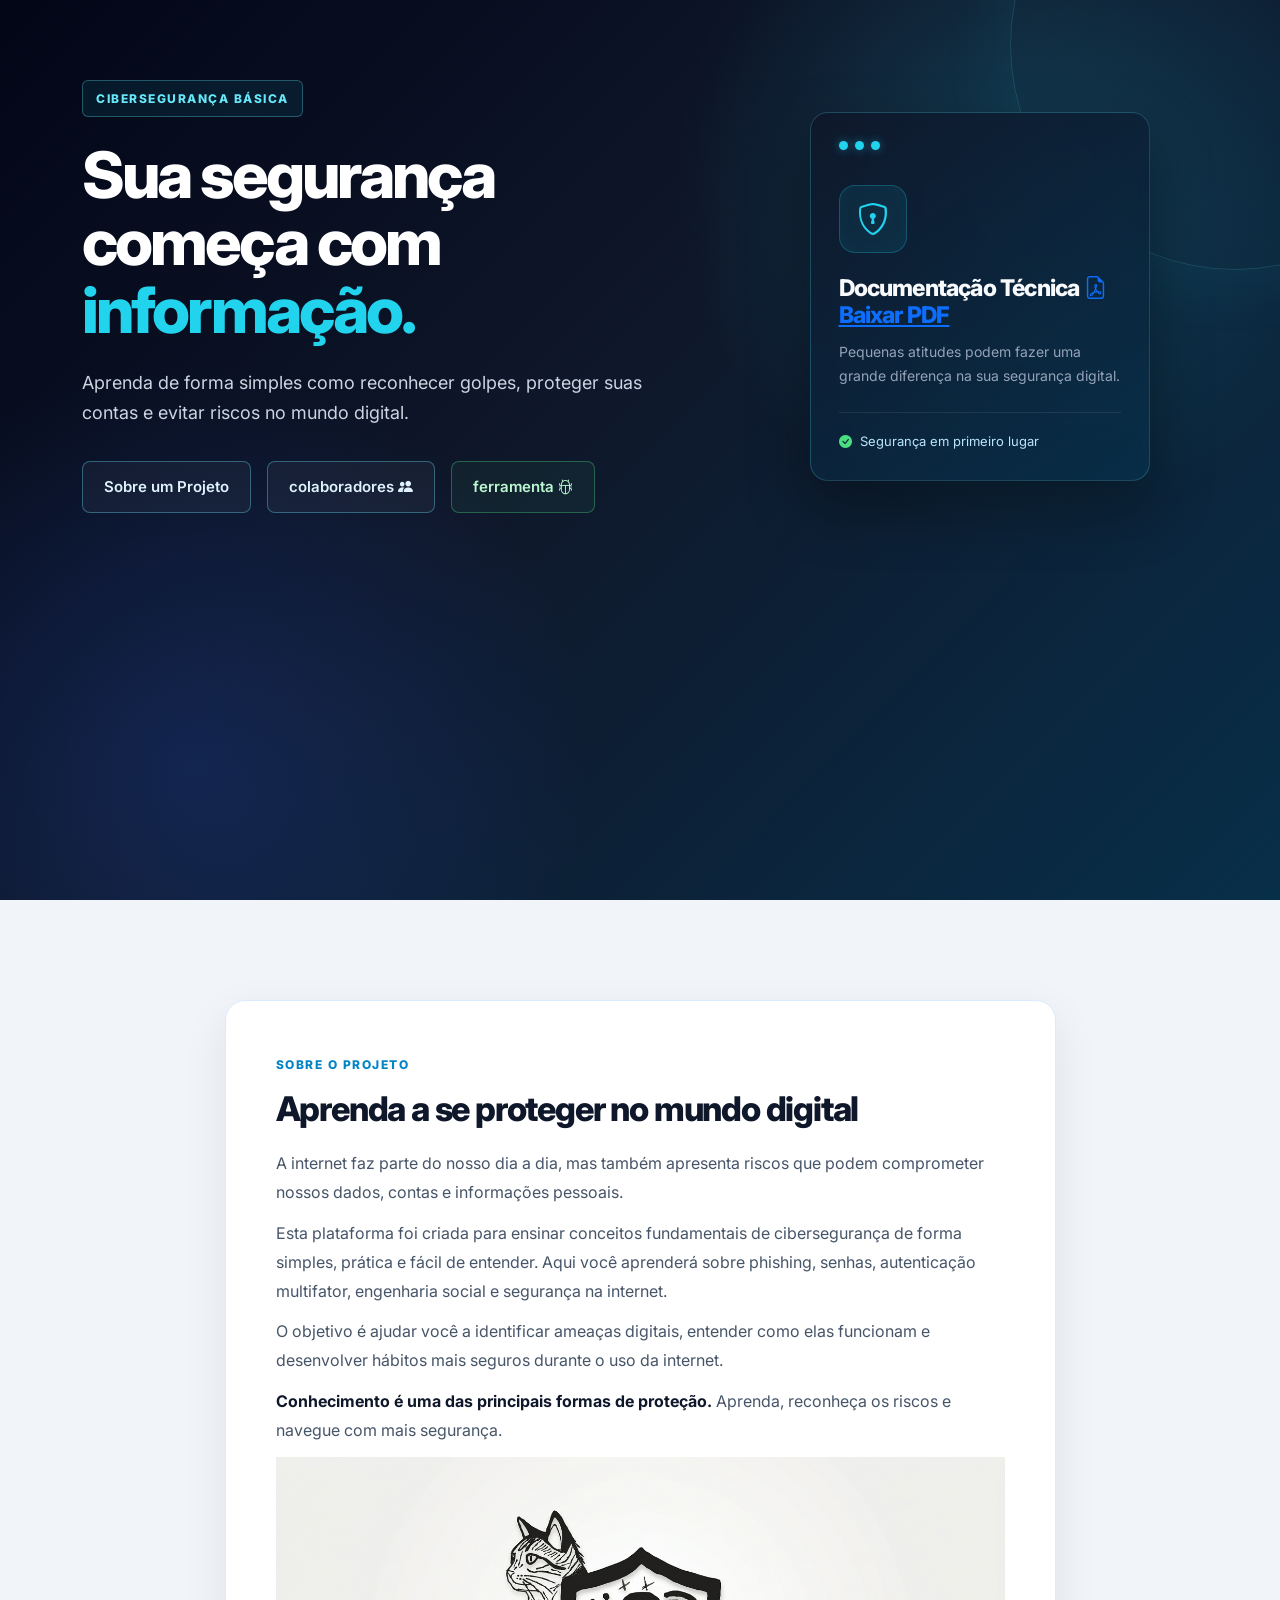
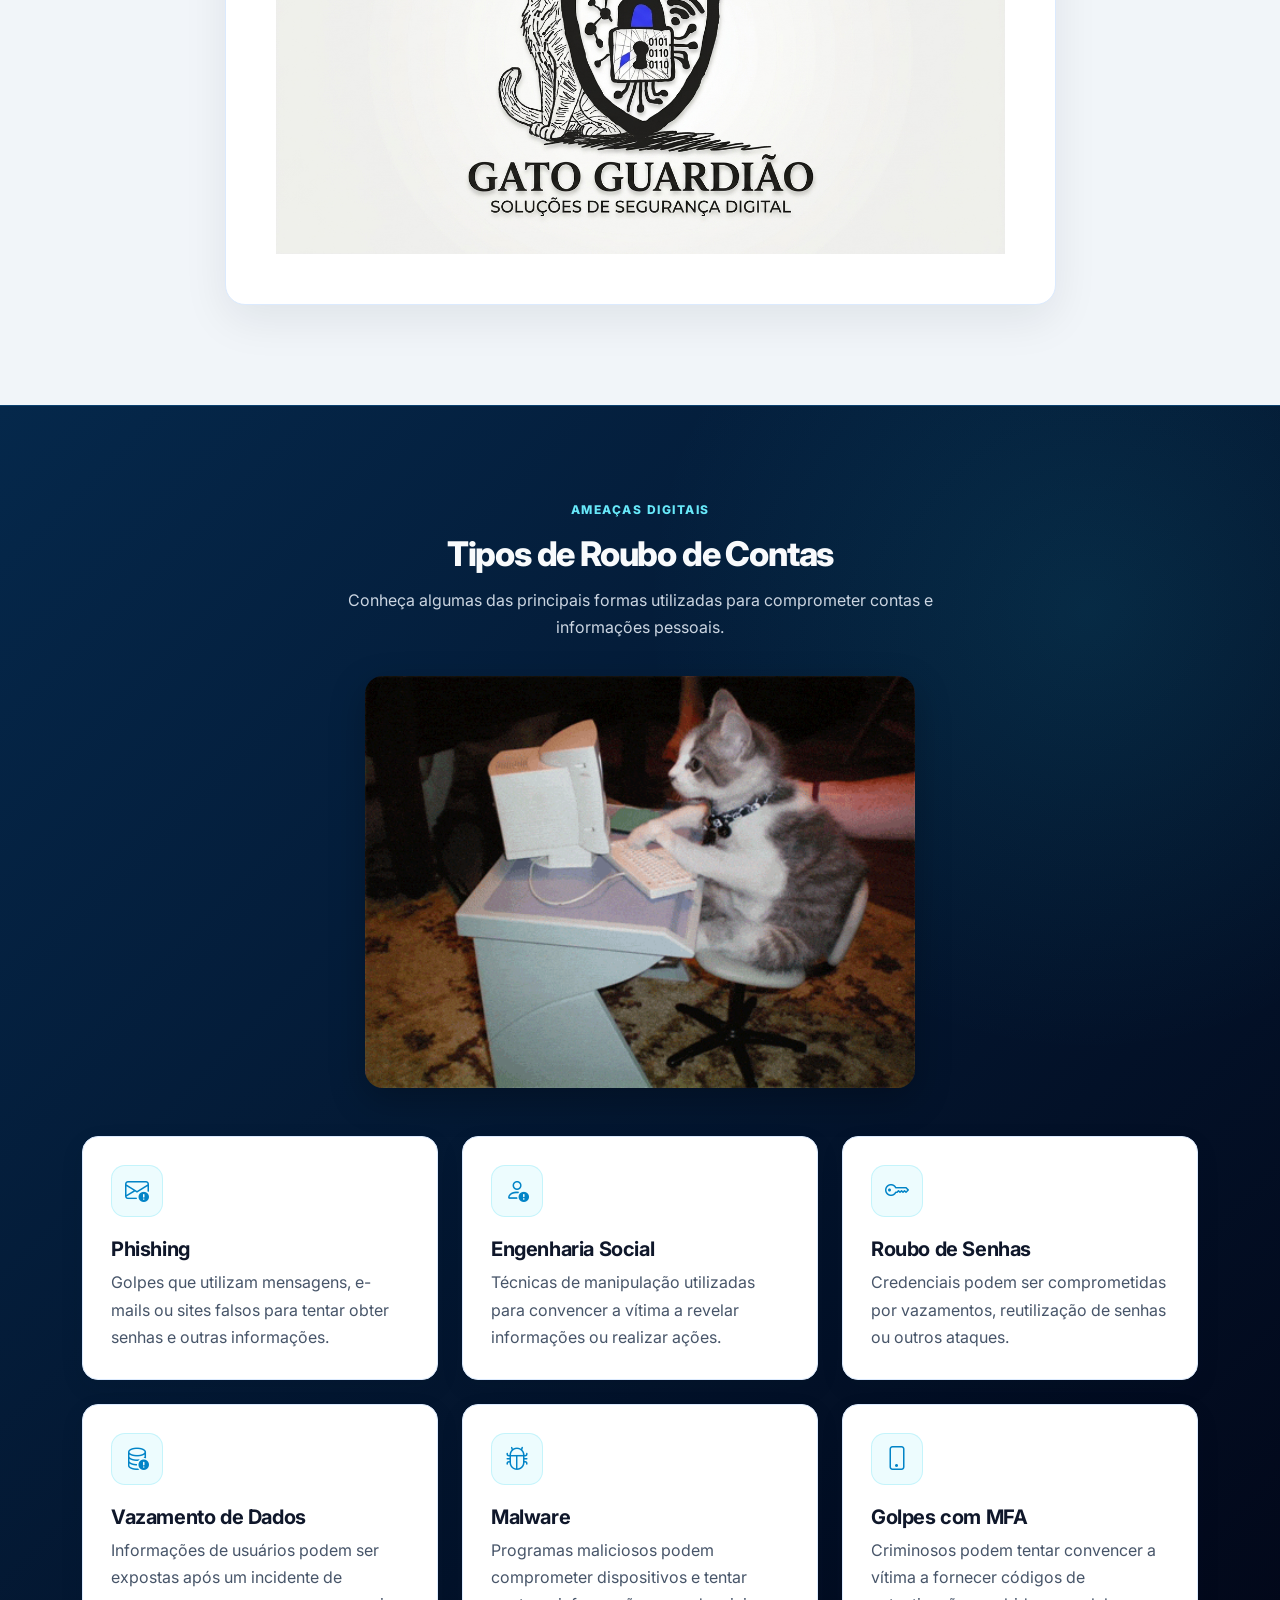
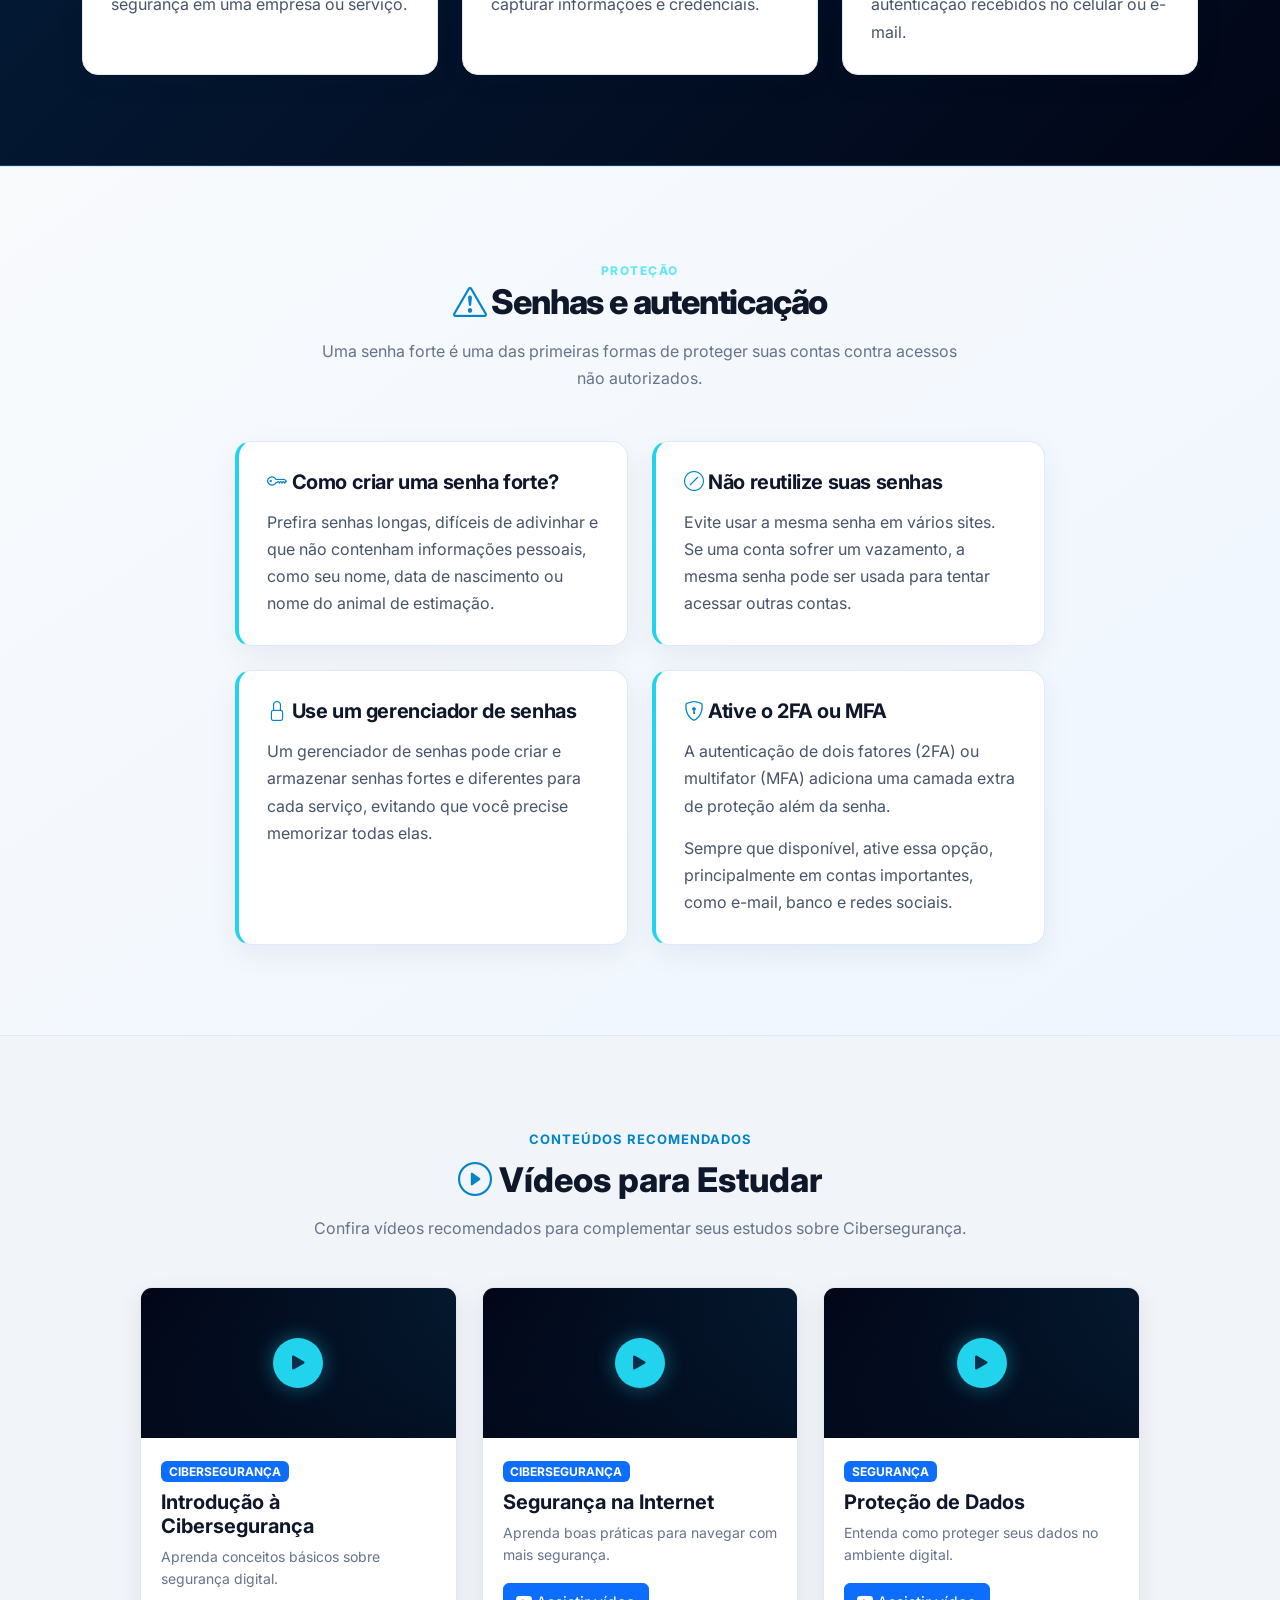
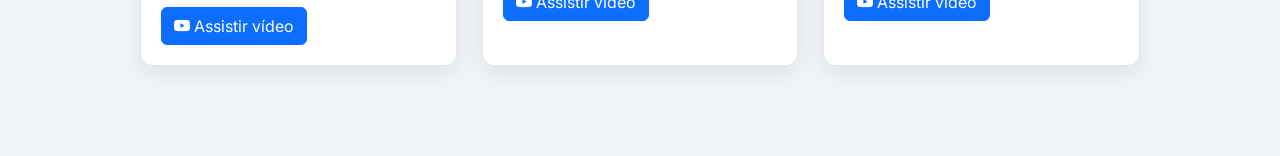
<file: index.html>
<!DOCTYPE html>
<html lang="pt-BR">

<head>
    <meta charset="UTF-8">
    <meta name="viewport" content="width=device-width, initial-scale=1.0">

    <title>CiberSegurança Básica</title>
<link rel="website icon" type="jpg" href="src/img/logo/shield-lock.svg">
    <!-- Bootstrap Icons -->
    <link rel="stylesheet" href="https://cdn.jsdelivr.net/npm/bootstrap-icons@1.13.1/font/bootstrap-icons.min.css">

    <!-- Bootstrap -->
    <link href="https://cdn.jsdelivr.net/npm/bootstrap@5.3.8/dist/css/bootstrap.min.css" rel="stylesheet"
        integrity="sha384-sRIl4kxILFvY47J16cr9ZwB07vP4J8+LH7qKQnuqkuIAvNWLzeN8tE5YBujZqJLB" crossorigin="anonymous">

    <!-- Google Fonts -->
    <link rel="preconnect" href="https://fonts.googleapis.com">
    <link rel="preconnect" href="https://fonts.gstatic.com" crossorigin>

    <link href="https://fonts.googleapis.com/css2?family=Inter:wght@400;500;600;700;800&display=swap" rel="stylesheet">

    <!-- CSS -->
    <link rel="stylesheet" href="src/css/s.css">
</head>

<body>

    <!-- HERO -->
    <section class="hero">
        <div class="container">
            <div class="row align-items-center g-5">

                <div class="col-12 col-lg-7">
                    <div class="hero-texto">

                        <span class="tag">
                            CIBERSEGURANÇA BÁSICA
                        </span>

                        <h1>
                            Sua segurança começa com
                            <span>informação.</span>
                        </h1>

                        <p>
                            Aprenda de forma simples como reconhecer golpes,
                            proteger suas contas e evitar riscos no mundo digital.
                        </p>
                        

                        <div class="hero-botoes d-flex flex-column flex-sm-row flex-wrap gap-3">

                            <a href="#sobre" class="botao-secundario">
                                Sobre um Projeto
                            </a>

                            <a href="2p.html" class="botao-secundario">
                               colaboradores
                              <i class="bi bi-people-fill"></i>
                            </a>

                            <a href="fer1.html" class="botao-ferramentas">
                             ferramenta
                                <i class="bi bi-bug"></i>
                            </a>
                     
                        </div>

                    </div>
                </div>

                <div class="col-12 col-lg-5">

                    <div class="hero-card">

                        <div class="card-topo">
                            <span class="ponto"></span>
                            <span class="ponto"></span>
                            <span class="ponto"></span>
                        </div>

                        <div class="seguranca-icone">
                            <i class="bi bi-shield-lock"></i>
                        </div>

                        <h3>
                        Documentação Técnica
                                   <a href="docs/projeto_ciberseguranca.pdf.pdf" download class="botao-doacao">
                         <i class="bi bi-file-earmark-pdf"></i>
                               Baixar PDF
                      </a>
                        </h3>

                        <p>
                            Pequenas atitudes podem fazer uma grande
                            diferença na sua segurança digital.
                        </p>

                        <div class="status">
                            <i class="bi bi-check-circle-fill"></i>
                            Segurança em primeiro lugar
                        </div>

                    </div>

                </div>

            </div>
        </div>
    </section>


    <!-- SOBRE -->
    <section id="sobre" class="sobre">

        <div class="container">

            <div class="row justify-content-center">

                <div class="col-12 col-lg-9">

                    <div class="sobre-conteudo">

                        <span class="sobre-tag">
                            SOBRE O PROJETO
                        </span>

                        <h2>
                            Aprenda a se proteger no mundo digital
                        </h2>

                        <p>
                            A internet faz parte do nosso dia a dia, mas também apresenta
                            riscos que podem comprometer nossos dados, contas e informações pessoais.
                        </p>

                        <p>
                            Esta plataforma foi criada para ensinar conceitos fundamentais de
                            cibersegurança de forma simples, prática e fácil de entender.
                            Aqui você aprenderá sobre phishing, senhas, autenticação multifator,
                            engenharia social e segurança na internet.
                        </p>

                        <p>
                            O objetivo é ajudar você a identificar ameaças digitais, entender
                            como elas funcionam e desenvolver hábitos mais seguros durante o
                            uso da internet.
                        </p>

                        <p>
                            <strong>
                                Conhecimento é uma das principais formas de proteção.
                            </strong>

                            Aprenda, reconheça os riscos e navegue com mais segurança.
                        </p>

                        <img src="src/img/logo/logoMARK.jpg" class="logo-mark img-fluid" alt="Logo da plataforma">

                    </div>

                </div>

            </div>

        </div>

    </section>


    <!-- TIPOS DE ROUBO DE CONTAS -->
    <section class="contas">

        <div class="container">

            <div class="text-center mb-5">

                <span class="section-tag">
                    AMEAÇAS DIGITAIS
                </span>

                <h2 class="section-titulo">
                    Tipos de Roubo de Contas
                </h2>

                <p class="section-descricao">
                    Conheça algumas das principais formas utilizadas para
                    comprometer contas e informações pessoais.
                </p>

                <img src="src/gif/engenharia.gif" alt="Engenharia social" class="engenharia">

            </div>


            <div class="row g-4">

                <!-- PHISHING -->
                <div class="col-12 col-md-6 col-lg-4">

                    <div class="card conta-card h-100">

                        <div class="card-body">

                            <div class="conta-icone">
                                <i class="bi bi-envelope-exclamation"></i>
                            </div>

                            <h3>
                                Phishing
                            </h3>

                            <p>
                                Golpes que utilizam mensagens, e-mails ou sites falsos
                                para tentar obter senhas e outras informações.
                            </p>

                        </div>

                    </div>

                </div>


                <!-- ENGENHARIA SOCIAL -->
                <div class="col-12 col-md-6 col-lg-4">

                    <div class="card conta-card h-100">

                        <div class="card-body">

                            <div class="conta-icone">
                                <i class="bi bi-person-exclamation"></i>
                            </div>

                            <h3>
                                Engenharia Social
                            </h3>

                            <p>
                                Técnicas de manipulação utilizadas para convencer a
                                vítima a revelar informações ou realizar ações.
                            </p>

                        </div>

                    </div>

                </div>


                <!-- SENHAS -->
                <div class="col-12 col-md-6 col-lg-4">

                    <div class="card conta-card h-100">

                        <div class="card-body">

                            <div class="conta-icone">
                                <i class="bi bi-key"></i>
                            </div>

                            <h3>
                                Roubo de Senhas
                            </h3>

                            <p>
                                Credenciais podem ser comprometidas por vazamentos,
                                reutilização de senhas ou outros ataques.
                            </p>

                        </div>

                    </div>

                </div>


                <!-- VAZAMENTO -->
                <div class="col-12 col-md-6 col-lg-4">

                    <div class="card conta-card h-100">

                        <div class="card-body">

                            <div class="conta-icone">
                                <i class="bi bi-database-exclamation"></i>
                            </div>

                            <h3>
                                Vazamento de Dados
                            </h3>

                            <p>
                                Informações de usuários podem ser expostas após um
                                incidente de segurança em uma empresa ou serviço.
                            </p>

                        </div>

                    </div>

                </div>


                <!-- MALWARE -->
                <div class="col-12 col-md-6 col-lg-4">

                    <div class="card conta-card h-100">

                        <div class="card-body">

                            <div class="conta-icone">
                                <i class="bi bi-bug"></i>
                            </div>

                            <h3>
                                Malware
                            </h3>

                            <p>
                                Programas maliciosos podem comprometer dispositivos
                                e tentar capturar informações e credenciais.
                            </p>

                        </div>

                    </div>

                </div>


                <!-- MFA -->
                <div class="col-12 col-md-6 col-lg-4">

                    <div class="card conta-card h-100">

                        <div class="card-body">

                            <div class="conta-icone">
                                <i class="bi bi-phone"></i>
                            </div>

                            <h3>
                                Golpes com MFA
                            </h3>

                            <p>
                                Criminosos podem tentar convencer a vítima a fornecer
                                códigos de autenticação recebidos no celular ou e-mail.
                            </p>

                        </div>

                    </div>

                </div>

            </div>

        </div>

    </section>


    <!-- SENHAS E AUTENTICAÇÃO -->
    <section class="c">

        <div class="container">

            <div class="row justify-content-center">

                <div class="col-12 col-lg-10">

                    <div class="text-center mb-5">

                        <span class="section-tag">
                            PROTEÇÃO
                        </span>

                        <h2>
                            <i class="bi bi-exclamation-triangle"></i>
                            Senhas e autenticação
                        </h2>

                        <p>
                            Uma senha forte é uma das primeiras formas
                            de proteger suas contas contra acessos
                            não autorizados.
                        </p>

                    </div>


                    <div class="row g-4">

                        <!-- SENHA FORTE -->
                        <div class="col-12 col-md-6">

                            <div class="item-seguranca h-100">

                                <h3>
                                    <i class="bi bi-key"></i>
                                    Como criar uma senha forte?
                                </h3>

                                <p>
                                    Prefira senhas longas, difíceis de
                                    adivinhar e que não contenham
                                    informações pessoais, como seu nome,
                                    data de nascimento ou nome do animal
                                    de estimação.
                                </p>

                            </div>

                        </div>


                        <!-- REUTILIZAÇÃO -->
                        <div class="col-12 col-md-6">

                            <div class="item-seguranca h-100">

                                <h3>
                                    <i class="bi bi-slash-circle"></i>
                                    Não reutilize suas senhas
                                </h3>

                                <p>
                                    Evite usar a mesma senha em vários
                                    sites. Se uma conta sofrer um vazamento,
                                    a mesma senha pode ser usada para tentar
                                    acessar outras contas.
                                </p>

                            </div>

                        </div>


                        <!-- GERENCIADOR -->
                        <div class="col-12 col-md-6">

                            <div class="item-seguranca h-100">

                                <h3>
                                    <i class="bi bi-lock"></i>
                                    Use um gerenciador de senhas
                                </h3>

                                <p>
                                    Um gerenciador de senhas pode criar e
                                    armazenar senhas fortes e diferentes
                                    para cada serviço, evitando que você
                                    precise memorizar todas elas.
                                </p>

                            </div>

                        </div>


                        <!-- MFA -->
                        <div class="col-12 col-md-6">

                            <div class="item-seguranca h-100">

                                <h3>
                                    <i class="bi bi-shield-lock"></i>
                                    Ative o 2FA ou MFA
                                </h3>

                                <p>
                                    A autenticação de dois fatores (2FA)
                                    ou multifator (MFA) adiciona uma camada
                                    extra de proteção além da senha.
                                </p>

                                <p>
                                    Sempre que disponível, ative essa opção,
                                    principalmente em contas importantes,
                                    como e-mail, banco e redes sociais.
                                </p>

                            </div>

                        </div>

                    </div>

                </div>

            </div>

        </div>

    </section>
   <section class="videos" id="videos">

    <div class="container">

        <div class="videos-cabecalho">
            <span class="videos-tag">CONTEÚDOS RECOMENDADOS</span>

            <h2>
                <i class="bi bi-play-circle"></i>
                Vídeos para Estudar
            </h2>

            <p>
                Confira vídeos recomendados para complementar seus estudos
                sobre Cibersegurança.
            </p>
        </div>

        <div class="videos-grid">

            <!-- Vídeo 1 -->
            <div class="card video-card">

                <div class="video-capa">
                    <span class="video-play">
                        <i class="bi bi-play-fill"></i>
                    </span>
                </div>

                <div class="card-body">
                    <span class="badge text-bg-primary mb-2">
                        CIBERSEGURANÇA
                    </span>

                    <h5 class="card-title">
                        Introdução à Cibersegurança
                    </h5>

                    <p class="card-text">
                        Aprenda conceitos básicos sobre segurança digital.
                    </p>

                    <a href="https://youtu.be/qYEcsHYTFrI"
                       target="_blank"
                       rel="noopener noreferrer"
                       class="btn btn-primary">
                        <i class="bi bi-youtube"></i>
                        Assistir vídeo
                    </a>
                </div>

            </div>


            <!-- Vídeo 2 -->
            <div class="card video-card">

                <div class="video-capa">
                    <span class="video-play">
                        <i class="bi bi-play-fill"></i>
                    </span>
                </div>

                <div class="card-body">
                    <span class="badge text-bg-primary mb-2">
                        CIBERSEGURANÇA
                    </span>

                    <h5 class="card-title">
                        Segurança na Internet
                    </h5>

                    <p class="card-text">
                        Aprenda boas práticas para navegar com mais segurança.
                    </p>

                    <a href="https://youtu.be/0GSSn3I8Qw4"
                       target="_blank"
                       rel="noopener noreferrer"
                       class="btn btn-primary">
                        <i class="bi bi-youtube"></i>
                        Assistir vídeo
                    </a>
                </div>

            </div>


            <!-- Vídeo 3 -->
            <div class="card video-card">

                <div class="video-capa">
                    <span class="video-play">
                        <i class="bi bi-play-fill"></i>
                    </span>
                </div>

                <div class="card-body">
                    <span class="badge text-bg-primary mb-2">
                        SEGURANÇA
                    </span>

                    <h5 class="card-title">
                        Proteção de Dados
                    </h5>

                    <p class="card-text">
                        Entenda como proteger seus dados no ambiente digital.
                    </p>

                    <a href="https://youtu.be/lu7Oxlszhug"
                       target="_blank"
                       rel="noopener noreferrer"
                       class="btn btn-primary">
                        <i class="bi bi-youtube"></i>
                        Assistir vídeo
                    </a>
                </div>

            </div>


     
          
    

</section>
 



    <script src="src/js/anim.js"></script>

    <script src="https://cdn.jsdelivr.net/npm/bootstrap@5.3.8/dist/js/bootstrap.bundle.min.js"
        integrity="sha384-FKyoEForCGlyvwx9Hj09JcYn3nv7wiPVlz7YYwJrWVcXK/BmnVDxM+D2scQbITxI" crossorigin="anonymous">
        </script>

</body>

</html>
</file>
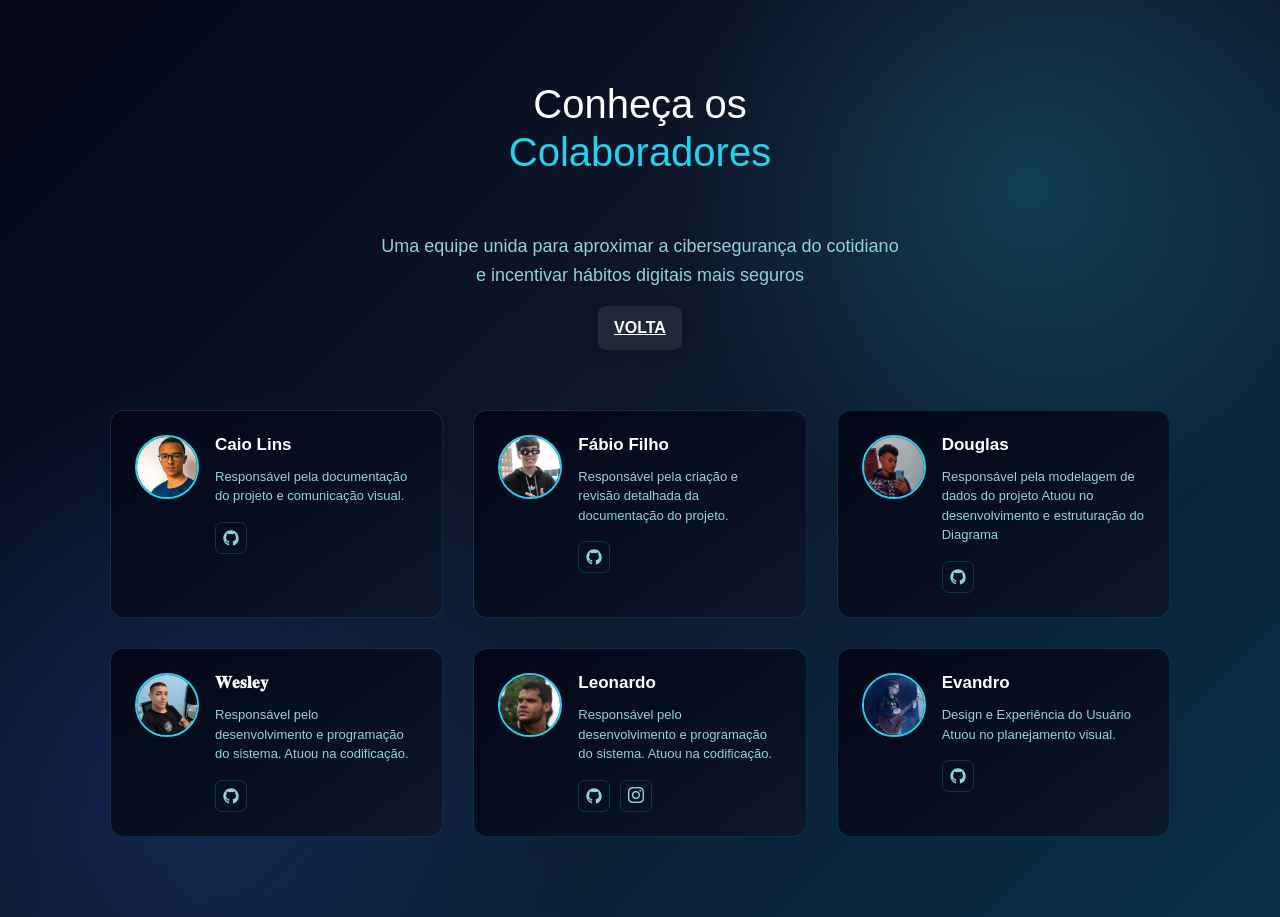
<file: 2p.html>
<!DOCTYPE html>
<html lang="en">
<head>
    <meta charset="UTF-8">
    <meta name="viewport" content="width=device-width, initial-scale=1.0">
    <link rel="stylesheet" href="src/css/styles.css">
      <link rel="website icon" type="jpg" href="src/img/logo/shield-lock.svg">
    <link rel="stylesheet" href="https://cdn.jsdelivr.net/npm/bootstrap-icons@1.13.1/font/bootstrap-icons.min.css">
    <link href="https://cdn.jsdelivr.net/npm/bootstrap@5.3.8/dist/css/bootstrap.min.css" rel="stylesheet">
    <title>Document</title>
</head>
<body>

    <section class="hero">
        <h1>Conheça os <span><br>Colaboradores</span>
       
        </h1>
        <br><br>
        <p>Uma equipe unida para aproximar a cibersegurança do cotidiano 
            <br>e incentivar hábitos digitais mais seguros</p>
              <a href="index.html" class="v ">VOLTA</a>

        <div class="perfil-container">

            <div class="colaborador-card">
                <img class="per" src="src/img/fotos/1.jpeg" alt="foto do colaborador">
                <div class="colaborador-info">
                    <h3 class="colaborador-nome">Caio Lins</h3>
                    <p class="colaborador-descricao">Responsável pela documentação do projeto e comunicação visual.</p>
                    <div class="colaborador-links">
                        <a href="https://github.com/linscaio2-gif" aria-label="GitHub">
                            <svg viewBox="0 0 24 24" fill="currentColor" width="16" height="16"><path d="M12 .5C5.73.5.5 5.73.5 12c0 5.1 3.29 9.4 7.86 10.94.57.1.78-.25.78-.55 0-.27-.01-1.16-.02-2.1-3.2.7-3.87-1.36-3.87-1.36-.53-1.34-1.28-1.7-1.28-1.7-1.05-.72.08-.7.08-.7 1.16.08 1.77 1.19 1.77 1.19 1.03 1.77 2.7 1.26 3.36.96.1-.75.4-1.26.73-1.55-2.56-.29-5.26-1.28-5.26-5.7 0-1.26.45-2.29 1.19-3.1-.12-.29-.52-1.46.11-3.05 0 0 .97-.31 3.18 1.18a11 11 0 0 1 5.79 0c2.2-1.49 3.17-1.18 3.17-1.18.64 1.59.24 2.76.12 3.05.74.81 1.18 1.84 1.18 3.1 0 4.43-2.7 5.4-5.28 5.69.42.36.78 1.08.78 2.18 0 1.57-.01 2.84-.01 3.23 0 .3.2.66.79.55A10.52 10.52 0 0 0 23.5 12C23.5 5.73 18.27.5 12 .5z"/></svg>
                        </a>
                       
                    </div>
                </div>
            </div>

            <div class="colaborador-card">
                <img class="per" src="src/img/fotos/2.jpeg" alt="foto do colaborador">
                <div class="colaborador-info">
                    <h3 class="colaborador-nome">Fábio Filho</h3>
                    <p class="colaborador-descricao">Responsável pela criação e revisão detalhada da documentação do projeto.</p>
                    <div class="colaborador-links">
                        <a href="https://github.com/fabiodasilvafilho" aria-label="GitHub">
                            <svg viewBox="0 0 24 24" fill="currentColor" width="16" height="16"><path d="M12 .5C5.73.5.5 5.73.5 12c0 5.1 3.29 9.4 7.86 10.94.57.1.78-.25.78-.55 0-.27-.01-1.16-.02-2.1-3.2.7-3.87-1.36-3.87-1.36-.53-1.34-1.28-1.7-1.28-1.7-1.05-.72.08-.7.08-.7 1.16.08 1.77 1.19 1.77 1.19 1.03 1.77 2.7 1.26 3.36.96.1-.75.4-1.26.73-1.55-2.56-.29-5.26-1.28-5.26-5.7 0-1.26.45-2.29 1.19-3.1-.12-.29-.52-1.46.11-3.05 0 0 .97-.31 3.18 1.18a11 11 0 0 1 5.79 0c2.2-1.49 3.17-1.18 3.17-1.18.64 1.59.24 2.76.12 3.05.74.81 1.18 1.84 1.18 3.1 0 4.43-2.7 5.4-5.28 5.69.42.36.78 1.08.78 2.18 0 1.57-.01 2.84-.01 3.23 0 .3.2.66.79.55A10.52 10.52 0 0 0 23.5 12C23.5 5.73 18.27.5 12 .5z"/></svg>
                        </a>
                        
                    </div>
                </div>
            </div>

            <div class="colaborador-card">
                <img class="per" src="src/img/fotos/3.png" alt="foto do colaborador">
                <div class="colaborador-info">
                    <h3 class="colaborador-nome">Douglas</h3>
                    <p class="colaborador-descricao">Responsável pela modelagem de dados do projeto Atuou no desenvolvimento e estruturação do Diagrama</p>
                    <div class="colaborador-links">
                        <a href="https://github.com/douglasnunes928-cmyk" aria-label="GitHub">
                            <svg viewBox="0 0 24 24" fill="currentColor" width="16" height="16"><path d="M12 .5C5.73.5.5 5.73.5 12c0 5.1 3.29 9.4 7.86 10.94.57.1.78-.25.78-.55 0-.27-.01-1.16-.02-2.1-3.2.7-3.87-1.36-3.87-1.36-.53-1.34-1.28-1.7-1.28-1.7-1.05-.72.08-.7.08-.7 1.16.08 1.77 1.19 1.77 1.19 1.03 1.77 2.7 1.26 3.36.96.1-.75.4-1.26.73-1.55-2.56-.29-5.26-1.28-5.26-5.7 0-1.26.45-2.29 1.19-3.1-.12-.29-.52-1.46.11-3.05 0 0 .97-.31 3.18 1.18a11 11 0 0 1 5.79 0c2.2-1.49 3.17-1.18 3.17-1.18.64 1.59.24 2.76.12 3.05.74.81 1.18 1.84 1.18 3.1 0 4.43-2.7 5.4-5.28 5.69.42.36.78 1.08.78 2.18 0 1.57-.01 2.84-.01 3.23 0 .3.2.66.79.55A10.52 10.52 0 0 0 23.5 12C23.5 5.73 18.27.5 12 .5z"/></svg>
                        </a>
                       
                    </div>
                </div>
            </div>

            <div class="colaborador-card">
                <img class="per" src="src/img/fotos/4.jpeg" alt="foto do colaborador">
                <div class="colaborador-info">
                    <h3 class="colaborador-nome">𝐖𝐞𝐬𝐥𝐞𝐲</h3>
                    <p class="colaborador-descricao">Responsável pelo desenvolvimento e programação do sistema. Atuou na codificação.</p>
                    <div class="colaborador-links">
                        <a href="https://github.com/WesleyTech77" aria-label="GitHub">
                            <svg viewBox="0 0 24 24" fill="currentColor" width="16" height="16"><path d="M12 .5C5.73.5.5 5.73.5 12c0 5.1 3.29 9.4 7.86 10.94.57.1.78-.25.78-.55 0-.27-.01-1.16-.02-2.1-3.2.7-3.87-1.36-3.87-1.36-.53-1.34-1.28-1.7-1.28-1.7-1.05-.72.08-.7.08-.7 1.16.08 1.77 1.19 1.77 1.19 1.03 1.77 2.7 1.26 3.36.96.1-.75.4-1.26.73-1.55-2.56-.29-5.26-1.28-5.26-5.7 0-1.26.45-2.29 1.19-3.1-.12-.29-.52-1.46.11-3.05 0 0 .97-.31 3.18 1.18a11 11 0 0 1 5.79 0c2.2-1.49 3.17-1.18 3.17-1.18.64 1.59.24 2.76.12 3.05.74.81 1.18 1.84 1.18 3.1 0 4.43-2.7 5.4-5.28 5.69.42.36.78 1.08.78 2.18 0 1.57-.01 2.84-.01 3.23 0 .3.2.66.79.55A10.52 10.52 0 0 0 23.5 12C23.5 5.73 18.27.5 12 .5z"/></svg>
                        </a>
                        
                    </div>
                </div>
            </div>

            <div class="colaborador-card">
                <img class="per" src="src/img/fotos/5.png" alt="foto do colaborador">
                <div class="colaborador-info">
                    <h3 class="colaborador-nome">Leonardo</h3>
                    <p class="colaborador-descricao">Responsável pelo desenvolvimento e programação do sistema. Atuou na codificação.</p>
                    <div class="colaborador-links">
                        <a href="https://github.com/DevFrances01?tab=followers" aria-label="GitHub">
                            <svg viewBox="0 0 24 24" fill="currentColor" width="16" height="16"><path d="M12 .5C5.73.5.5 5.73.5 12c0 5.1 3.29 9.4 7.86 10.94.57.1.78-.25.78-.55 0-.27-.01-1.16-.02-2.1-3.2.7-3.87-1.36-3.87-1.36-.53-1.34-1.28-1.7-1.28-1.7-1.05-.72.08-.7.08-.7 1.16.08 1.77 1.19 1.77 1.19 1.03 1.77 2.7 1.26 3.36.96.1-.75.4-1.26.73-1.55-2.56-.29-5.26-1.28-5.26-5.7 0-1.26.45-2.29 1.19-3.1-.12-.29-.52-1.46.11-3.05 0 0 .97-.31 3.18 1.18a11 11 0 0 1 5.79 0c2.2-1.49 3.17-1.18 3.17-1.18.64 1.59.24 2.76.12 3.05.74.81 1.18 1.84 1.18 3.1 0 4.43-2.7 5.4-5.28 5.69.42.36.78 1.08.78 2.18 0 1.57-.01 2.84-.01 3.23 0 .3.2.66.79.55A10.52 10.52 0 0 0 23.5 12C23.5 5.73 18.27.5 12 .5z"/></svg>
                        </a>
                        <a href="https://www.instagram.com/devfrances/" aria-label="GitHub">
                          <i class="bi bi-instagram"></i>
                        </a>
                    </div>
                </div>
            </div>

            <div class="colaborador-card">
                <img class="per" src="src/img/fotos/6.png" alt="foto do colaborador">
                <div class="colaborador-info">
                    <h3 class="colaborador-nome">Evandro</h3>
                    <p class="colaborador-descricao">Design e Experiência do Usuário Atuou no planejamento visual.</p>
                    <div class="colaborador-links">
                        <a href="#" aria-label="GitHub">
                            <svg viewBox="0 0 24 24" fill="currentColor" width="16" height="16"><path d="M12 .5C5.73.5.5 5.73.5 12c0 5.1 3.29 9.4 7.86 10.94.57.1.78-.25.78-.55 0-.27-.01-1.16-.02-2.1-3.2.7-3.87-1.36-3.87-1.36-.53-1.34-1.28-1.7-1.28-1.7-1.05-.72.08-.7.08-.7 1.16.08 1.77 1.19 1.77 1.19 1.03 1.77 2.7 1.26 3.36.96.1-.75.4-1.26.73-1.55-2.56-.29-5.26-1.28-5.26-5.7 0-1.26.45-2.29 1.19-3.1-.12-.29-.52-1.46.11-3.05 0 0 .97-.31 3.18 1.18a11 11 0 0 1 5.79 0c2.2-1.49 3.17-1.18 3.17-1.18.64 1.59.24 2.76.12 3.05.74.81 1.18 1.84 1.18 3.1 0 4.43-2.7 5.4-5.28 5.69.42.36.78 1.08.78 2.18 0 1.57-.01 2.84-.01 3.23 0 .3.2.66.79.55A10.52 10.52 0 0 0 23.5 12C23.5 5.73 18.27.5 12 .5z"/></svg>
                        </a>
                        
                    </div>
                </div>
            </div>

        </div>


    </section>
    


<script src="https://cdn.jsdelivr.net/npm/bootstrap@5.3.8/dist/js/bootstrap.bundle.min.js" integrity="sha384-FKyoEForCGlyvwx9Hj09JcYn3nv7wiPVlz7YYwJrWVcXK/BmnVDxM+D2scQbITxI" crossorigin="anonymous"></script>





    
</body>
</html>
</file>
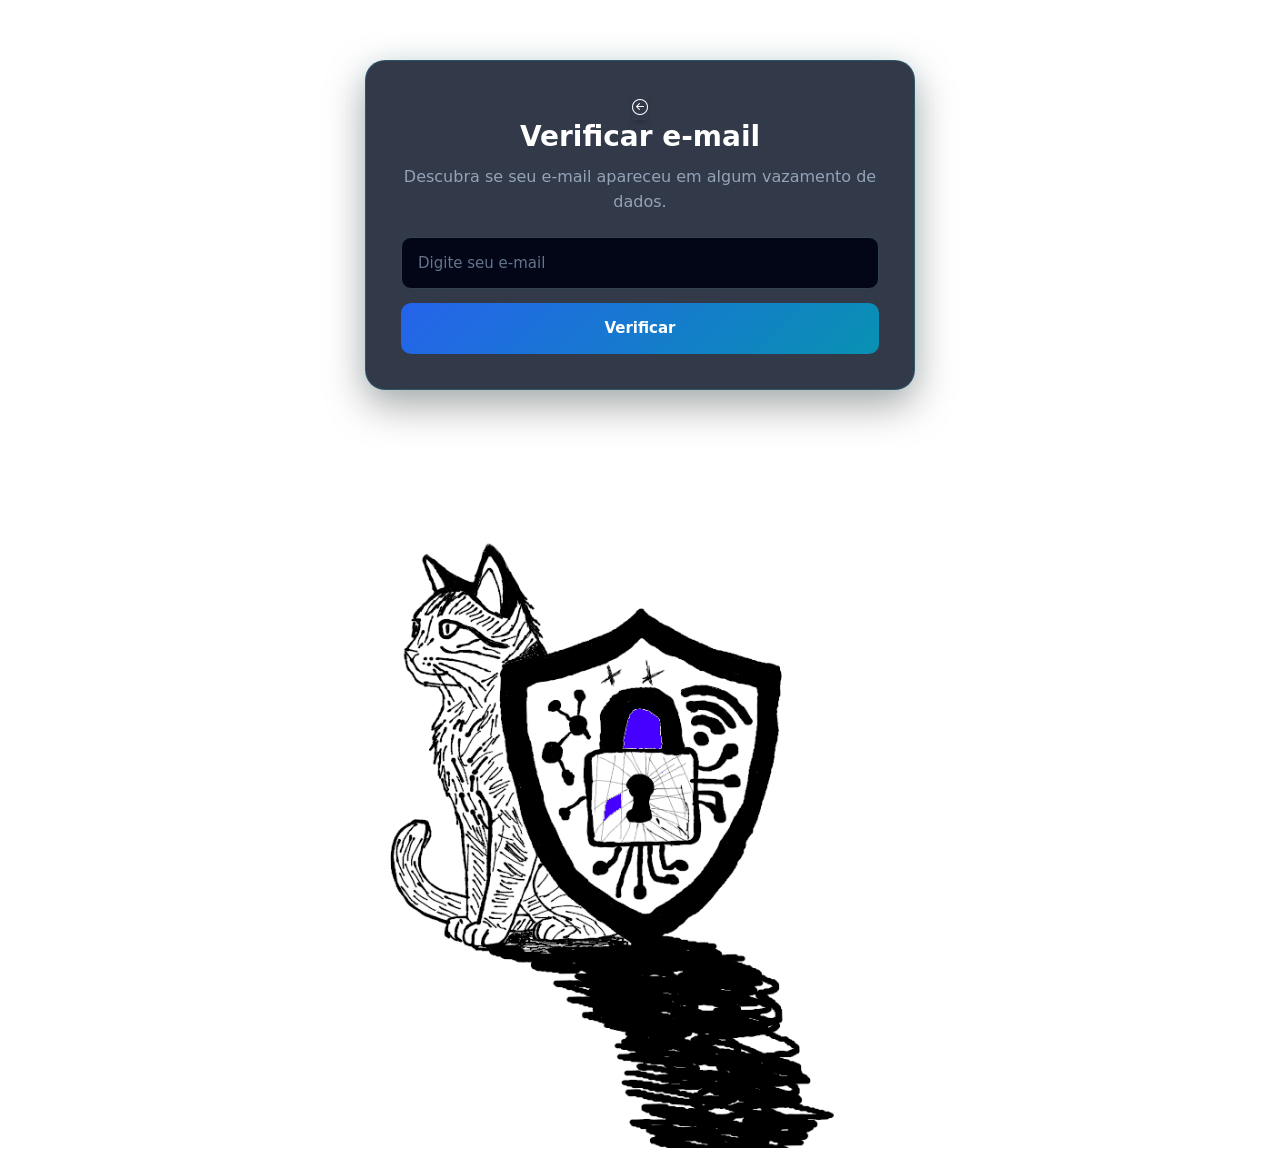
<file: fer1.html>
<!DOCTYPE html>
<html lang="en">
<head>
    <meta charset="UTF-8">
    <meta name="viewport" content="width=device-width, initial-scale=1.0">
    <title>Document</title>
    <link rel="stylesheet" href="src/css/fer1.css">
  <link rel="website icon" type="jpg" href="src/img/logo/shield-lock.svg">
    <link rel="stylesheet" href="https://cdn.jsdelivr.net/npm/bootstrap-icons@1.13.1/font/bootstrap-icons.min.css">
    <link href="https://cdn.jsdelivr.net/npm/bootstrap@5.3.8/dist/css/bootstrap.min.css" rel="stylesheet" integrity="sha384-sRIl4kxILFvY47J16cr9ZwB07vP4J8+LH7qKQnuqkuIAvNWLzeN8tE5YBujZqJLB" crossorigin="anonymous">
</head>
<body>
     
    
<div class="verificador">
     <a href="index.html" class="v "><i class="bi bi-arrow-left-circle"></i></a>

    <h2>Verificar e-mail</h2>
    <p>
        Descubra se seu e-mail apareceu em algum vazamento de dados.
    </p>

    <input
        type="email"
        id="email"
        placeholder="Digite seu e-mail"
        required
    >

    <button id="verificarBtn">
        Verificar
    </button>

    <div id="resultado"></div>
</div>  

   <figure class="figure">
  <img src="src/img/logo/logosite.png" class="figure-img img-fluid rounded" alt="...">
  <figcaption class="figure-caption"></figcaption>
</figure>
   

<script src="src/js/fer.js"></script>
<script src="https://cdn.jsdelivr.net/npm/bootstrap@5.3.8/dist/js/bootstrap.bundle.min.js" integrity="sha384-FKyoEForCGlyvwx9Hj09JcYn3nv7wiPVlz7YYwJrWVcXK/BmnVDxM+D2scQbITxI" crossorigin="anonymous"></script>
</body>
</html>
</file>
<file: src/css/s.css>
* {
    box-sizing: border-box;
}

html {
    scroll-behavior: smooth;
}

body {
    margin: 0;
    padding: 0;
    background: #f1f5f9;
    color: #172033;
    font-family: 'Inter', sans-serif;
    font-weight: 400;
    line-height: 1.6;
    overflow-x: hidden;
}

img {
    max-width: 100%;
    height: auto;
}

a {
    transition:
        color 0.25s ease,
        background 0.25s ease,
        border-color 0.25s ease,
        transform 0.25s ease,
        box-shadow 0.25s ease;
}




.hero {
    min-height: 100vh;
    position: relative;
    overflow: hidden;
    padding: 80px 0;
    color: #fff;

    background:
        radial-gradient(
            circle at 80% 20%,
            rgba(34, 211, 238, 0.18),
            transparent 28%
        ),
        radial-gradient(
            circle at 15% 85%,
            rgba(37, 99, 235, 0.20),
            transparent 30%
        ),
        linear-gradient(
            135deg,
            #020617 0%,
            #0f172a 45%,
            #082f49 100%
        );
}

.hero::before {
    content: "";
    position: absolute;
    width: 450px;
    height: 450px;
    right: -180px;
    top: -180px;
    border-radius: 50%;
    border: 1px solid rgba(103, 232, 249, 0.15);
    box-shadow: 0 0 80px rgba(34, 211, 238, 0.08);
    pointer-events: none;
}

.hero-texto {
    position: relative;
    z-index: 1;
    max-width: 680px;
}

.hero .tag,
.section-tag {
    display: inline-block;
    color: #67e8f9;
    font-size: 12px;
    font-weight: 800;
    letter-spacing: 1.5px;
}

.hero .tag {
    padding: 8px 13px;
    border-radius: 6px;
    background: rgba(34, 211, 238, 0.08);
    border: 1px solid rgba(103, 232, 249, 0.30);
}

.hero h1 {
    margin: 24px 0 0;
    font-size: clamp(42px, 5vw, 70px);
    line-height: 1.05;
    letter-spacing: -0.045em;
    font-weight: 800;
}

.hero h1 span {
    color: #22d3ee;
}

.hero-texto p {
    max-width: 600px;
    margin: 25px 0 0;
    color: #cbd5e1;
    font-size: 18px;
    line-height: 1.7;
}

.hero-botoes {
    margin-top: 32px;
}

.botao-secundario,
.botao-ferramentas {
    display: inline-block;
    padding: 13px 21px;
    border-radius: 8px;
    text-decoration: none;
    font-size: 15px;
    font-weight: 600;
}

.botao-secundario {
    border: 1px solid rgba(103, 232, 249, 0.35);
    background: rgba(255, 255, 255, 0.04);
    color: #e0f2fe;
}

.botao-secundario:hover {
    transform: translateY(-3px);
    background: #22d3ee;
    border-color: #22d3ee;
    color: #082f49;
    box-shadow: 0 8px 25px rgba(34, 211, 238, 0.25);
}

.botao-ferramentas {
    border: 1px solid rgba(74, 222, 128, 0.35);
    background: rgba(74, 222, 128, 0.06);
    color: #bbf7d0;
}

.botao-ferramentas:hover {
    transform: translateY(-3px);
    background: #22c55e;
    border-color: #22c55e;
    color: #052e16;
    box-shadow: 0 8px 25px rgba(34, 197, 94, 0.25);
}

.botao-secundario:focus-visible,
.botao-ferramentas:focus-visible {
    outline: 3px solid rgba(103, 232, 249, 0.45);
    outline-offset: 3px;
}


/* =========================
   HERO CARD
========================= */

.hero-card {
    width: 100%;
    max-width: 340px;
    margin: 0 auto;
    padding: 28px;
    border-radius: 18px;

    background:
        linear-gradient(
            145deg,
            rgba(15, 23, 42, 0.92),
            rgba(8, 47, 73, 0.85)
        );

    border: 1px solid rgba(103, 232, 249, 0.20);

    box-shadow:
        0 25px 60px rgba(0, 0, 0, 0.35);

    backdrop-filter: blur(12px);
    -webkit-backdrop-filter: blur(12px);
}

.card-topo {
    display: flex;
    gap: 7px;
    margin-bottom: 35px;
}

.ponto {
    width: 9px;
    height: 9px;
    border-radius: 50%;
    background: #22d3ee;
    box-shadow: 0 0 10px rgba(34, 211, 238, 0.45);
}

.seguranca-icone {
    width: 68px;
    height: 68px;
    display: flex;
    align-items: center;
    justify-content: center;

    border-radius: 16px;
    background: rgba(34, 211, 238, 0.08);
    border: 1px solid rgba(34, 211, 238, 0.25);

    color: #22d3ee;
    font-size: 32px;

    box-shadow:
        inset 0 0 20px rgba(34, 211, 238, 0.04);
}

.hero-card h3 {
    margin: 22px 0 0;
    color: #f8fafc;
    font-size: 23px;
    font-weight: 800;
    letter-spacing: -0.035em;
}

.hero-card p {
    margin: 10px 0 0;
    color: #94a3b8;
    font-size: 14px;
    line-height: 1.7;
}

.status {
    display: flex;
    align-items: center;
    gap: 8px;
    margin-top: 25px;
    padding-top: 18px;

    border-top: 1px solid rgba(148, 163, 184, 0.15);

    color: #bae6fd;
    font-size: 13px;
}

.status i {
    color: #4ade80;
}


/* =========================
   ÂNCORAS
========================= */

#sobre,
#doacao,
#ferramentas {
    scroll-margin-top: 30px;
}


/* =========================
   SOBRE
========================= */

.sobre {
    padding: 100px 0;
    background: #f1f5f9;
}

.sobre-conteudo {
    padding: 50px;
    border-radius: 20px;

    background: #fff;
    border: 1px solid #dbeafe;

    box-shadow:
        0 15px 45px rgba(15, 23, 42, 0.08);
}

.sobre-conteudo:hover {
    box-shadow:
        0 20px 55px rgba(15, 23, 42, 0.10);
}

.sobre-tag {
    color: #0284c7;
    font-size: 12px;
    font-weight: 800;
    letter-spacing: 1.5px;
}

.sobre h2 {
    margin: 12px 0 20px;
    color: #0f172a;
    font-size: 34px;
    line-height: 1.2;
    font-weight: 800;
    letter-spacing: -0.035em;
}

.sobre p {
    margin: 12px 0;
    color: #475569;
    line-height: 1.8;
}

.sobre p strong {
    color: #0f172a;
}


/* =========================
   ROUBO DE CONTAS
========================= */

.contas {
    padding: 90px 0;

    background:
        radial-gradient(
            circle at 85% 15%,
            rgba(34, 211, 238, 0.10),
            transparent 28%
        ),
        linear-gradient(
            135deg,
            #05284b,
            #020617
        );

    border-top: 1px solid #0b416f;
    border-bottom: 1px solid #0b416f;

    color: white;
}

.section-titulo {
    margin: 12px 0;
    color: #0f172a;
    font-size: 34px;
    font-weight: 800;
    letter-spacing: -0.035em;
}

/* Título dentro da área escura */
.contas .section-titulo {
    color: #f8fafc;
}

.section-descricao {
    max-width: 650px;
    margin: 0 auto;
    color: #64748b;
    line-height: 1.7;
}

.contas .section-descricao {
    color: #cbd5e1;
}

.engenharia {
    width: 100%;
    max-width: 550px;
    height: auto;
    margin: 35px auto 0;
    display: block;

    border-radius: 18px;

    box-shadow:
        0 12px 35px rgba(0, 0, 0, 0.25);
}

.conta-card {
    height: 100%;

    border: 1px solid #dbeafe;
    border-radius: 16px;

    background: #fff;

    box-shadow:
        0 8px 25px rgba(15, 23, 42, 0.08);

    transition:
        transform 0.25s ease,
        box-shadow 0.25s ease,
        border-color 0.25s ease;
}

.conta-card:hover {
    transform: translateY(-5px);

    border-color: #67e8f9;

    box-shadow:
        0 18px 40px rgba(0, 0, 0, 0.18);
}

.conta-card .card-body {
    padding: 28px;
}

.conta-icone {
    width: 52px;
    height: 52px;

    display: flex;
    align-items: center;
    justify-content: center;

    border-radius: 14px;

    background: rgba(34, 211, 238, 0.08);
    border: 1px solid rgba(34, 211, 238, 0.20);

    color: #0284c7;
    font-size: 24px;

    transition:
        background 0.25s ease,
        color 0.25s ease,
        transform 0.25s ease;
}

.conta-card:hover .conta-icone {
    background: rgba(34, 211, 238, 0.14);
    color: #0369a1;
    transform: scale(1.05);
}

.conta-card h3 {
    margin-top: 20px;
    color: #0f172a;
    font-size: 20px;
    font-weight: 700;
    letter-spacing: -0.02em;
}

.conta-card p {
    margin: 0;
    color: #475569;
    line-height: 1.7;
}



.c {
    padding: 90px 0;

    background:
        linear-gradient(
            145deg,
            #f8fafc,
            #eff6ff
        );

    border-top: 1px solid #dbeafe;
    border-bottom: 1px solid #dbeafe;
}

.c > .container {
    max-width: 1000px;
}

.c h2 {
    color: #0f172a;
    font-size: 34px;
    font-weight: 800;
    letter-spacing: -0.035em;
}

.c h2 i {
    color: #0284c7;
}

.c .text-center > p {
    max-width: 650px;
    margin: 15px auto 0;
    color: #64748b;
    line-height: 1.7;
}

.item-seguranca {
    height: 100%;
    padding: 28px;

    border-radius: 16px;

    background: #fff;
    border: 1px solid #dbeafe;
    border-left: 4px solid #22d3ee;

    box-shadow:
        0 10px 30px rgba(15, 23, 42, 0.06);

    transition:
        transform 0.25s ease,
        box-shadow 0.25s ease,
        border-color 0.25s ease;
}

.item-seguranca:hover {
    transform: translateY(-5px);

    border-left-color: #22c55e;

    box-shadow:
        0 15px 35px rgba(15, 23, 42, 0.10);
}

.item-seguranca h3 {
    margin-bottom: 15px;
    color: #0f172a;
    font-size: 20px;
    font-weight: 700;
    letter-spacing: -0.02em;
}

.item-seguranca h3 i {
    color: #0284c7;
}

.item-seguranca p {
    margin-bottom: 0;
    color: #475569;
    line-height: 1.7;
}

.item-seguranca p + p {
    margin-top: 15px;
}


.videos {
    padding: 90px 0;
    background: #f1f5f9;
}

.videos-cabecalho {
    max-width: 750px;
    margin: 0 auto 45px;
    text-align: center;
}

.videos-tag {
    display: inline-block;
    margin-bottom: 10px;

    color: #0284c7;
    font-size: 13px;
    font-weight: 700;
    letter-spacing: 1px;
}

.videos-cabecalho h2 {
    margin-bottom: 15px;

    color: #0f172a;
    font-size: 34px;
    font-weight: 800;
}

.videos-cabecalho h2 i {
    color: #0284c7;
}

.videos-cabecalho p {
    color: #64748b;
}


/* GRID */

.videos-grid {
    max-width: 1000px;
    margin: 0 auto;

    display: grid;
    grid-template-columns: repeat(3, 1fr);
    gap: 25px;

    justify-content: center;
}


/* CARD */

.video-card {
    overflow: hidden;

    border: 1px solid #e2e8f0;
    border-radius: 12px;

    background: #ffffff;

    box-shadow: 0 8px 25px rgba(15, 23, 42, 0.08);

    transition: 0.3s ease;
}

.video-card:hover {
    transform: translateY(-5px);

    box-shadow:
        0 15px 35px rgba(15, 23, 42, 0.14);
}


/* CAPA */

.video-capa {
    height: 150px;

    display: flex;
    align-items: center;
    justify-content: center;

    background:
        linear-gradient(
            rgba(2, 6, 23, 0.35),
            rgba(2, 6, 23, 0.75)
        ),
        linear-gradient(
            135deg,
            #020617,
            #082f49
        );
}


/* PLAY */

.video-play {
    width: 50px;
    height: 50px;

    display: flex;
    align-items: center;
    justify-content: center;

    border-radius: 50%;

    background: #22d3ee;
    color: #082f49;

    font-size: 25px;

    box-shadow: 0 0 20px rgba(34, 211, 238, 0.4);

    transition: 0.3s ease;
}

.video-card:hover .video-play {
    transform: scale(1.1);
}


/* CONTEÚDO */

.video-card .card-body {
    padding: 20px;
}

.video-card .card-title {
    color: #0f172a;
    font-weight: 700;
}

.video-card .card-text {
    color: #64748b;
    font-size: 14px;
    line-height: 1.6;
}


/* RESPONSIVO */

@media (max-width: 900px) {

    .videos-grid {
        grid-template-columns: repeat(2, 1fr);
    }

}

@media (max-width: 600px) {

    .videos {
        padding: 70px 0;
    }

    .videos-cabecalho h2 {
        font-size: 28px;
    }

    .videos-grid {
        grid-template-columns: 1fr;
    }

}
</file>
<file: src/css/styles.css>
* {
    padding: 0;
    margin: 0;
    box-sizing: border-box;
    font-family: Verdana, Geneva, Tahoma, sans-serif;
}



.hero {
    min-height: 100vh;
    position: relative;
    overflow: hidden;
    padding: 80px 20px;
    color: white;

    display: flex;
    flex-direction: column;
    align-items: center;
    justify-content: center;

    background:
        radial-gradient(
            circle at 80% 20%,
            rgba(34, 211, 238, 0.18),
            transparent 28%
        ),
        radial-gradient(
            circle at 15% 85%,
            rgba(37, 99, 235, 0.20),
            transparent 30%
        ),
        linear-gradient(
            135deg,
            #020617 0%,
            #0f172a 45%,
            #082f49 100%
        );
}




h1 {
    font-size: clamp(2.2rem, 6vw, 60px);
    text-align: center;
    margin-bottom: 20px;

    animation: aparecer 0.8s ease forwards;
}

span {
    color: #22d3ee;
}




p {
    font-size: 18px;
    text-align: center;
    color: rgb(142, 210, 212);
    line-height: 1.6;
}



.perfil-container {
    width: 100%;
    max-width: 1100px;

    display: grid;
    grid-template-columns: repeat(3, minmax(280px, 1fr));

    gap: 30px;

    margin: 60px auto 0;
    padding: 0 20px;
}




.per {
    width: 64px;
    height: 64px;

    border-radius: 50%;

    object-fit: cover;
    flex-shrink: 0;

    border: 2px solid #22d3ee;

    transition:
        transform 0.3s ease,
        box-shadow 0.3s ease;
}




.colaborador-card {
    position: relative;

    display: flex;
    align-items: flex-start;

    gap: 16px;

    text-align: left;

    background:
        linear-gradient(
            145deg,
            rgba(2, 6, 23, 0.98),
            rgba(15, 23, 42, 0.95)
        );

    border: 1px solid rgba(12, 114, 128, 0.35);

    border-radius: 14px;

    padding: 24px;

    overflow: hidden;

    transition:
        transform 0.3s ease,
        border-color 0.3s ease,
        box-shadow 0.3s ease;
}




.colaborador-card::before {
    content: "";

    position: absolute;

    top: 0;
    left: -100%;

    width: 100%;
    height: 2px;

    background: linear-gradient(
        90deg,
        transparent,
        #22d3ee,
        transparent
    );

    transition: left 0.5s ease;
}




.colaborador-card:hover {
    transform: translateY(-8px);

    border-color: rgba(34, 211, 238, 0.7);

    box-shadow:
        0 15px 35px rgba(0, 0, 0, 0.35),
        0 0 25px rgba(34, 211, 238, 0.08);
}

.colaborador-card:hover::before {
    left: 100%;
}

.colaborador-card:hover .per {
    transform: scale(1.08);

    box-shadow:
        0 0 0 4px rgba(34, 211, 238, 0.08),
        0 0 20px rgba(34, 211, 238, 0.25);
}


.colaborador-info {
    display: flex;
    flex-direction: column;

    gap: 4px;

    min-width: 0;
}


.colaborador-nome {
    font-size: 17px;

    color: white;

    font-weight: bold;

    margin-bottom: 8px;

    transition: color 0.2s ease;
}


.colaborador-card:hover .colaborador-nome {
    color: #22d3ee;
}


.colaborador-descricao {
    font-size: 13px;

    text-align: left;

    color: rgb(142, 210, 212);

    line-height: 1.5;

    margin-bottom: 12px;
}




.colaborador-links {
    display: flex;
    gap: 10px;
}


.colaborador-links a {
    display: flex;

    align-items: center;
    justify-content: center;

    width: 32px;
    height: 32px;

    border-radius: 7px;

    border: 1px solid rgba(12, 114, 128, 0.45);

    color: rgb(142, 210, 212);

    text-decoration: none;

    transition:
        transform 0.2s ease,
        border-color 0.2s ease,
        color 0.2s ease,
        background 0.2s ease;
}


.colaborador-links a:hover {
    transform: translateY(-3px);

    border-color: #22d3ee;

    color: #22d3ee;

    background: rgba(34, 211, 238, 0.08);
}




.colaborador-card {
    animation: aparecerCard 0.6s ease both;
}


/* efeito em sequência */

.colaborador-card:nth-child(1) {
    animation-delay: 0.1s;
}

.colaborador-card:nth-child(2) {
    animation-delay: 0.2s;
}

.colaborador-card:nth-child(3) {
    animation-delay: 0.3s;
}

.colaborador-card:nth-child(4) {
    animation-delay: 0.4s;
}

.colaborador-card:nth-child(5) {
    animation-delay: 0.5s;
}

.colaborador-card:nth-child(6) {
    animation-delay: 0.6s;
}



@keyframes aparecer {
    from {
        opacity: 0;
        transform: translateY(20px);
    }

    to {
        opacity: 1;
        transform: translateY(0);
    }
}


@keyframes aparecerCard {
    from {
        opacity: 0;
        transform: translateY(25px);
    }

    to {
        opacity: 1;
        transform: translateY(0);
    }
}




@media (max-width: 992px) {

    .perfil-container {
        grid-template-columns: repeat(2, minmax(260px, 1fr));
    }

}




@media (max-width: 600px) {

    .hero {
        padding: 60px 15px;
    }

    h1 {
        font-size: 2.2rem;
    }

    p {
        font-size: 16px;
    }

    .perfil-container {
        grid-template-columns: 1fr;

        gap: 20px;

        margin-top: 40px;

        padding: 0 15px;
    }

    .colaborador-card {
        padding: 20px;
    }

    .per {
        width: 58px;
        height: 58px;
    }

}






.v {
    color: #fff;
    background: #1f2937;
    padding: 10px 16px;
    border-radius: 8px;
    font-weight: 600;
    display: inline-block;
    box-shadow: 0 4px 10px rgba(0, 0, 0, 0.15);
}
</file>
<file: src/css/fer1.css>
* {
    margin: 0;
    padding: 0;
    box-sizing: border-box;
}



.verificador {
    width: 90%;
    max-width: 550px;
    margin: 60px auto;
    padding: 35px;

    background: rgba(15, 23, 42, 0.85);
    border: 1px solid rgba(34, 211, 238, 0.20);
    border-radius: 20px;

    box-shadow:
        0 15px 40px rgba(0, 0, 0, 0.35),
        0 0 30px rgba(34, 211, 238, 0.08);

    text-align: center;
    backdrop-filter: blur(10px);
}

/* Título */

.verificador h2 {
    margin-bottom: 10px;
    color: #ffffff;
    font-size: 28px;
    font-weight: 700;
}

/* Texto */

.verificador p {
    margin-bottom: 22px;
    color: #94a3b8;
    line-height: 1.6;
}

/* Campo de e-mail */

.verificador input {
    width: 100%;
    padding: 14px 16px;

    background: #020617;
    color: #ffffff;

    border: 1px solid #334155;
    border-radius: 10px;

    outline: none;
    margin-bottom: 14px;

    font-size: 15px;

    transition: 0.25s ease;
}

.verificador input::placeholder {
    color: #64748b;
}

.verificador input:focus {
    border-color: #22d3ee;

    box-shadow:
        0 0 0 3px rgba(34, 211, 238, 0.12),
        0 0 15px rgba(34, 211, 238, 0.10);
}

/* Botão */

.verificador button {
    width: 100%;
    padding: 14px;

    border: none;
    border-radius: 10px;

    background: linear-gradient(
        135deg,
        #2563eb,
        #0891b2
    );

    color: #ffffff;

    font-size: 15px;
    font-weight: 700;

    cursor: pointer;

    transition: 0.25s ease;
}

.verificador button:hover {
    transform: translateY(-2px);

    box-shadow:
        0 8px 20px rgba(37, 99, 235, 0.30);
}

.verificador button:active {
    transform: translateY(0);
}



#resultado {
    margin-top: 25px;
    padding: 18px;

    border-radius: 12px;

    display: none;

    text-align: left;
    line-height: 1.6;
}

.resultado-sucesso {
    display: block !important;
    color: white;
}



.resultado-seguro {
    display: block !important;

    background: rgba(20, 83, 45, 0.25);
    border: 1px solid rgba(74, 222, 128, 0.35);

    color: #bbf7d0;
}



.resultado-erro {
    display: block !important;

    color: #fde68a;
}


.lista-vazamentos {
    display: flex;
    flex-direction: column;

    gap: 15px;
    margin-top: 20px;
}


.vazamento {
    padding: 20px;

    background: rgba(2, 6, 23, 0.75);

    border: 1px solid #1e3a5f;
    border-radius: 12px;

    text-align: left;

    transition: 0.25s ease;
}

.vazamento:hover {
    border-color: rgba(34, 211, 238, 0.45);

    transform: translateY(-2px);

    box-shadow:
        0 8px 20px rgba(0, 0, 0, 0.25);
}



.vazamento h4 {
    margin-bottom: 15px;

    color: #22d3ee;

    font-size: 18px;
}



.vazamento p {
    margin: 8px 0;

    color: #cbd5e1;
}

.vazamento strong {
    color: #ffffff;
}



.v {
    color: #fff;
  
   
    font-weight: 600;
    display: inline-block;
    box-shadow: 0 4px 5px rgba(0, 0, 0, 0.15);
}
</file>
